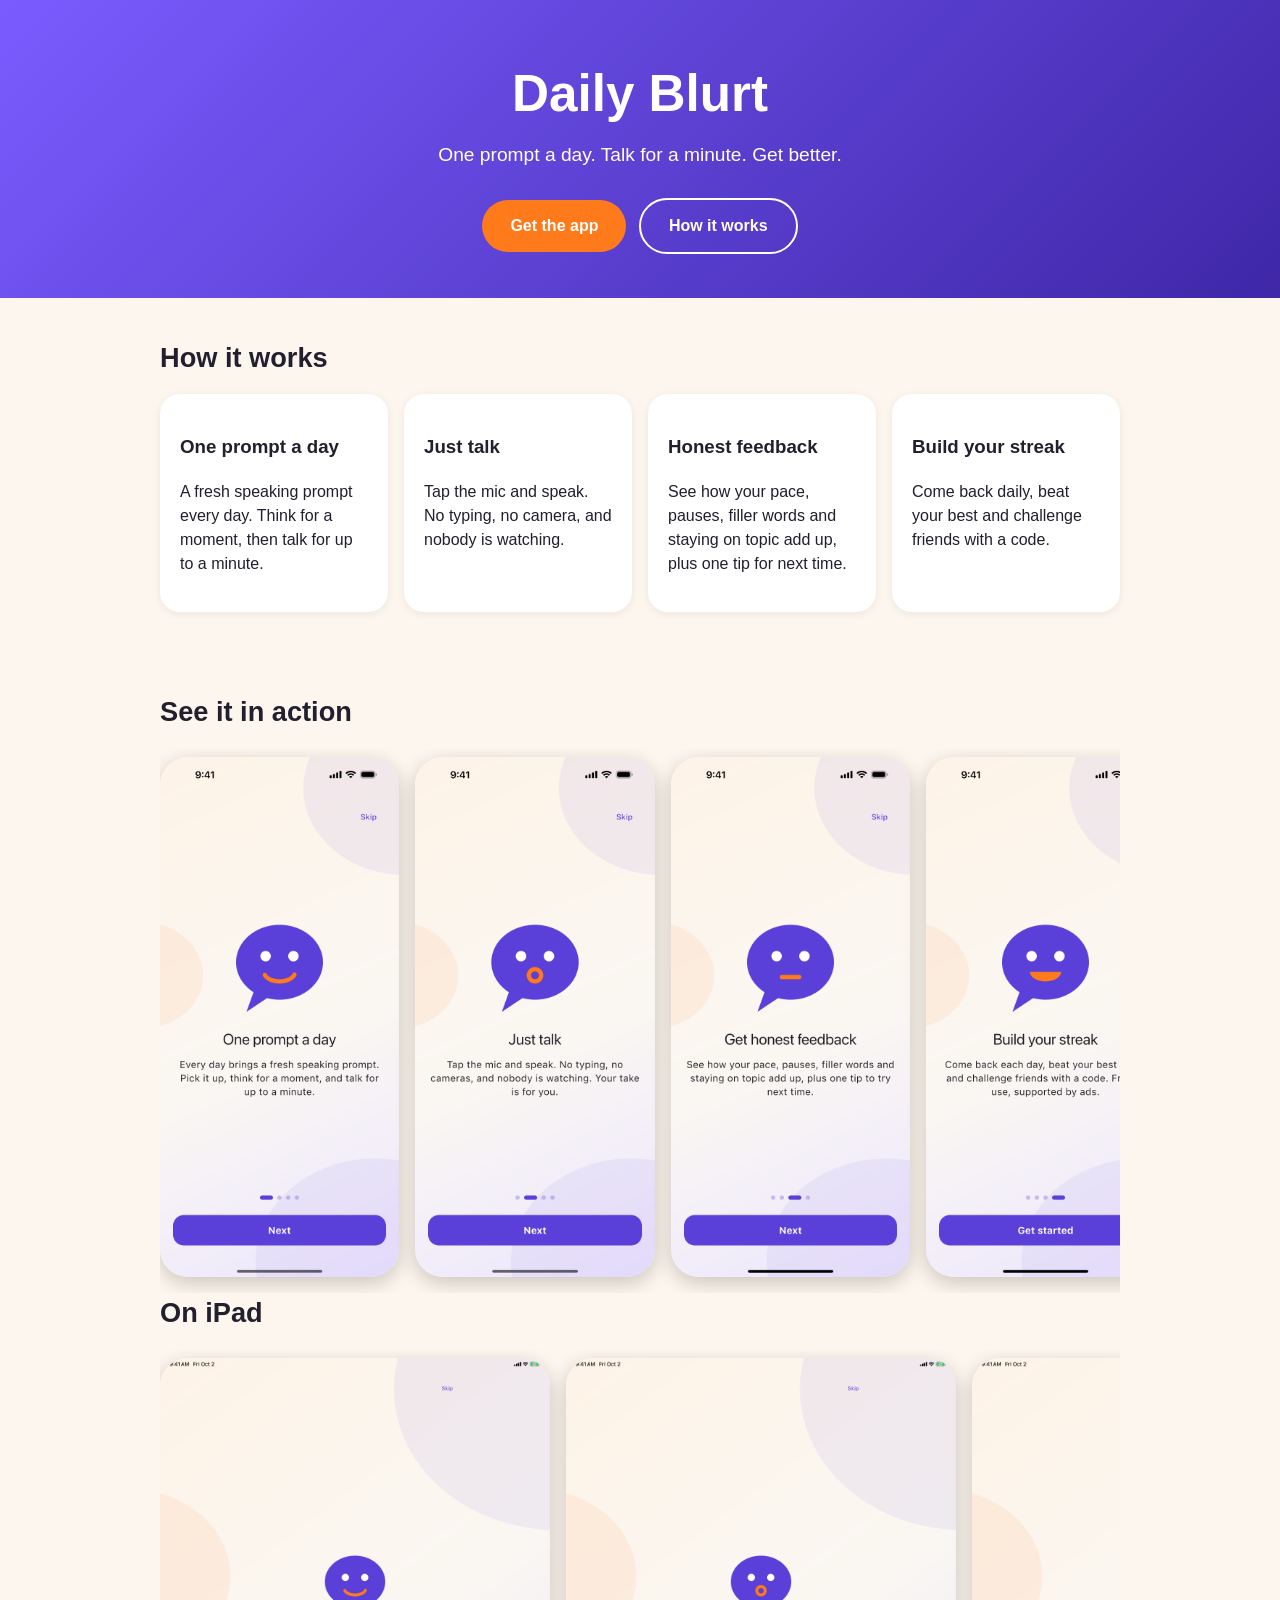
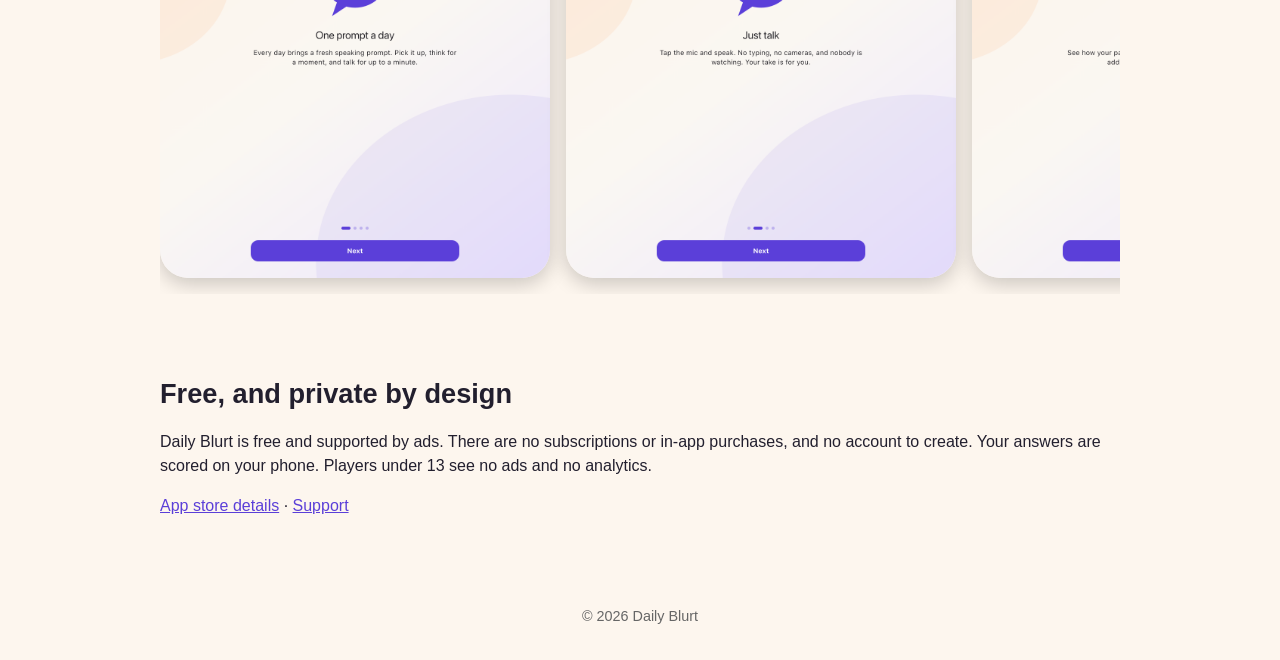
<file: index.html>
<!doctype html>
<html lang="en">
<head>
<meta charset="utf-8">
<meta name="viewport" content="width=device-width,initial-scale=1">
<title>Daily Blurt: a one-minute speaking challenge, every day</title>
<meta name="description" content="One prompt a day. Talk for a minute. Get honest feedback on pace, pauses and filler words, and build a streak. Free, supported by ads.">
<link rel="stylesheet" href="style.css">
</head>
<body>
<header class="hero"><div class="wrap">
  <h1>Daily Blurt</h1>
  <p>One prompt a day. Talk for a minute. Get better.</p>
  <a class="btn" href="store-details.html#download">Get the app</a>
  <a class="btn ghost" href="#how">How it works</a>
</div></header>

<section id="how"><div class="wrap">
  <h2>How it works</h2>
  <div class="features">
    <div><h3>One prompt a day</h3><p>A fresh speaking prompt every day. Think for a moment, then talk for up to a minute.</p></div>
    <div><h3>Just talk</h3><p>Tap the mic and speak. No typing, no camera, and nobody is watching.</p></div>
    <div><h3>Honest feedback</h3><p>See how your pace, pauses, filler words and staying on topic add up, plus one tip for next time.</p></div>
    <div><h3>Build your streak</h3><p>Come back daily, beat your best and challenge friends with a code.</p></div>
  </div>
</div></section>

<section><div class="wrap">
  <h2>See it in action</h2>
  <div class="shots">
    <img src="images/image1.png" alt="Intro card: one prompt a day" onerror="this.classList.add('missing')">
    <img src="images/image2.png" alt="Intro card: just talk" onerror="this.classList.add('missing')">
    <img src="images/image3.png" alt="Intro card: honest feedback" onerror="this.classList.add('missing')">
    <img src="images/image4.png" alt="Intro card: build your streak" onerror="this.classList.add('missing')">
    <img src="images/image5.png" alt="Welcome screen" onerror="this.classList.add('missing')">
    <img src="images/image6.png" alt="Today's prompt with a coach's hint" onerror="this.classList.add('missing')">
    <img src="images/image7.png" alt="Recording an answer" onerror="this.classList.add('missing')">
    <img src="images/image8.png" alt="Your score and feedback" onerror="this.classList.add('missing')">
    <img src="images/image9.png" alt="Home screen with today's prompt" onerror="this.classList.add('missing')">
    <img src="images/image10.png" alt="History of your takes" onerror="this.classList.add('missing')">
  </div>
  <h2>On iPad</h2>
  <div class="shots">
    <img src="ipad/ipad1.png" alt="Daily Blurt on iPad, screen 1" onerror="this.classList.add('missing')">
    <img src="ipad/ipad2.png" alt="Daily Blurt on iPad, screen 2" onerror="this.classList.add('missing')">
    <img src="ipad/ipad3.png" alt="Daily Blurt on iPad, screen 3" onerror="this.classList.add('missing')">
    <img src="ipad/ipad4.png" alt="Daily Blurt on iPad, screen 4" onerror="this.classList.add('missing')">
    <img src="ipad/ipad5.png" alt="Daily Blurt on iPad, screen 5" onerror="this.classList.add('missing')">
    <img src="ipad/ipad6.png" alt="Daily Blurt on iPad, screen 6" onerror="this.classList.add('missing')">
    <img src="ipad/ipad7.png" alt="Daily Blurt on iPad, screen 7" onerror="this.classList.add('missing')">
    <img src="ipad/ipad8.png" alt="Daily Blurt on iPad, screen 8" onerror="this.classList.add('missing')">
    <img src="ipad/ipad9.png" alt="Daily Blurt on iPad, screen 9" onerror="this.classList.add('missing')">
    <img src="ipad/ipad10.png" alt="Daily Blurt on iPad, screen 10" onerror="this.classList.add('missing')">
  </div>
</div></section>

<section><div class="wrap">
  <h2>Free, and private by design</h2>
  <p>Daily Blurt is free and supported by ads. There are no subscriptions or in-app purchases, and no account to create. Your answers are scored on your phone. Players under 13 see no ads and no analytics.</p>
  <p><a href="store-details.html">App store details</a> · <a href="mailto:support@dailyblurt.app">Support</a></p>
</div></section>
<footer><div class="wrap">&copy; 2026 Daily Blurt</div></footer>
</body>
</html>
</file>
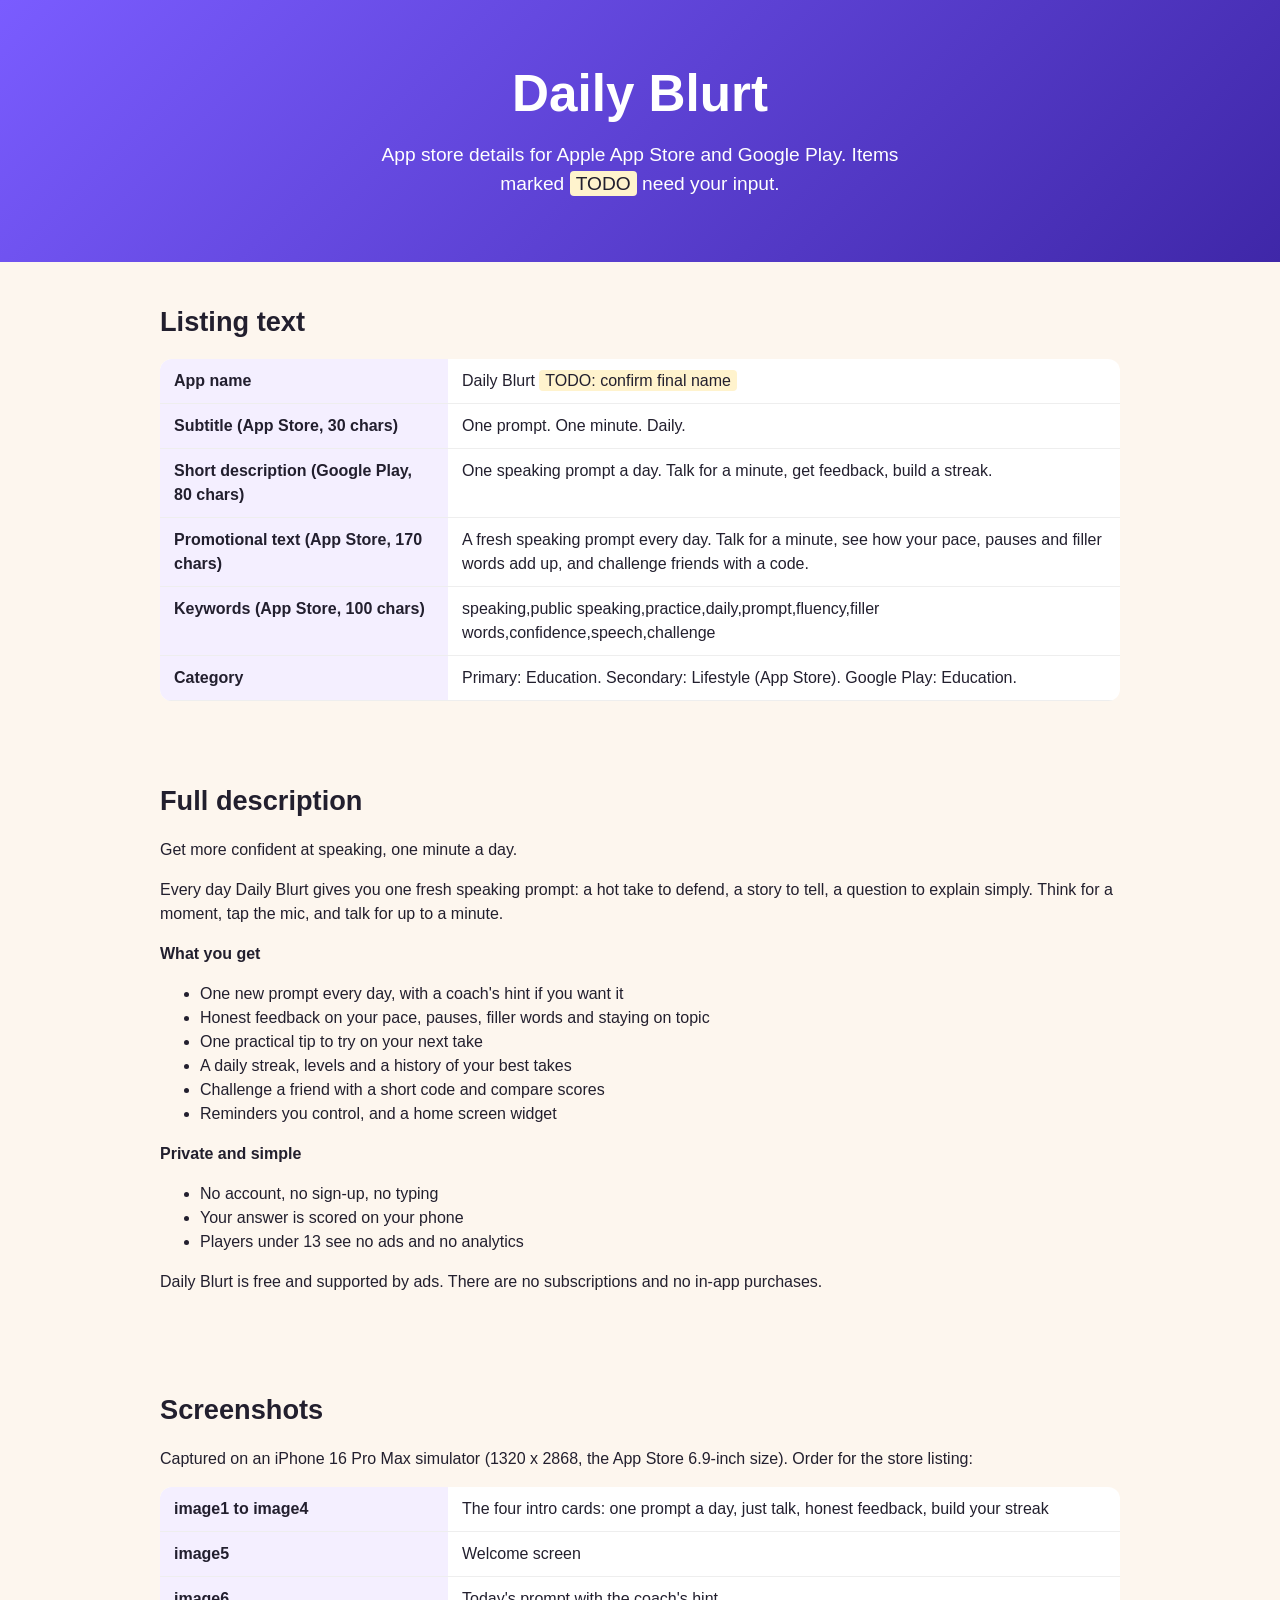
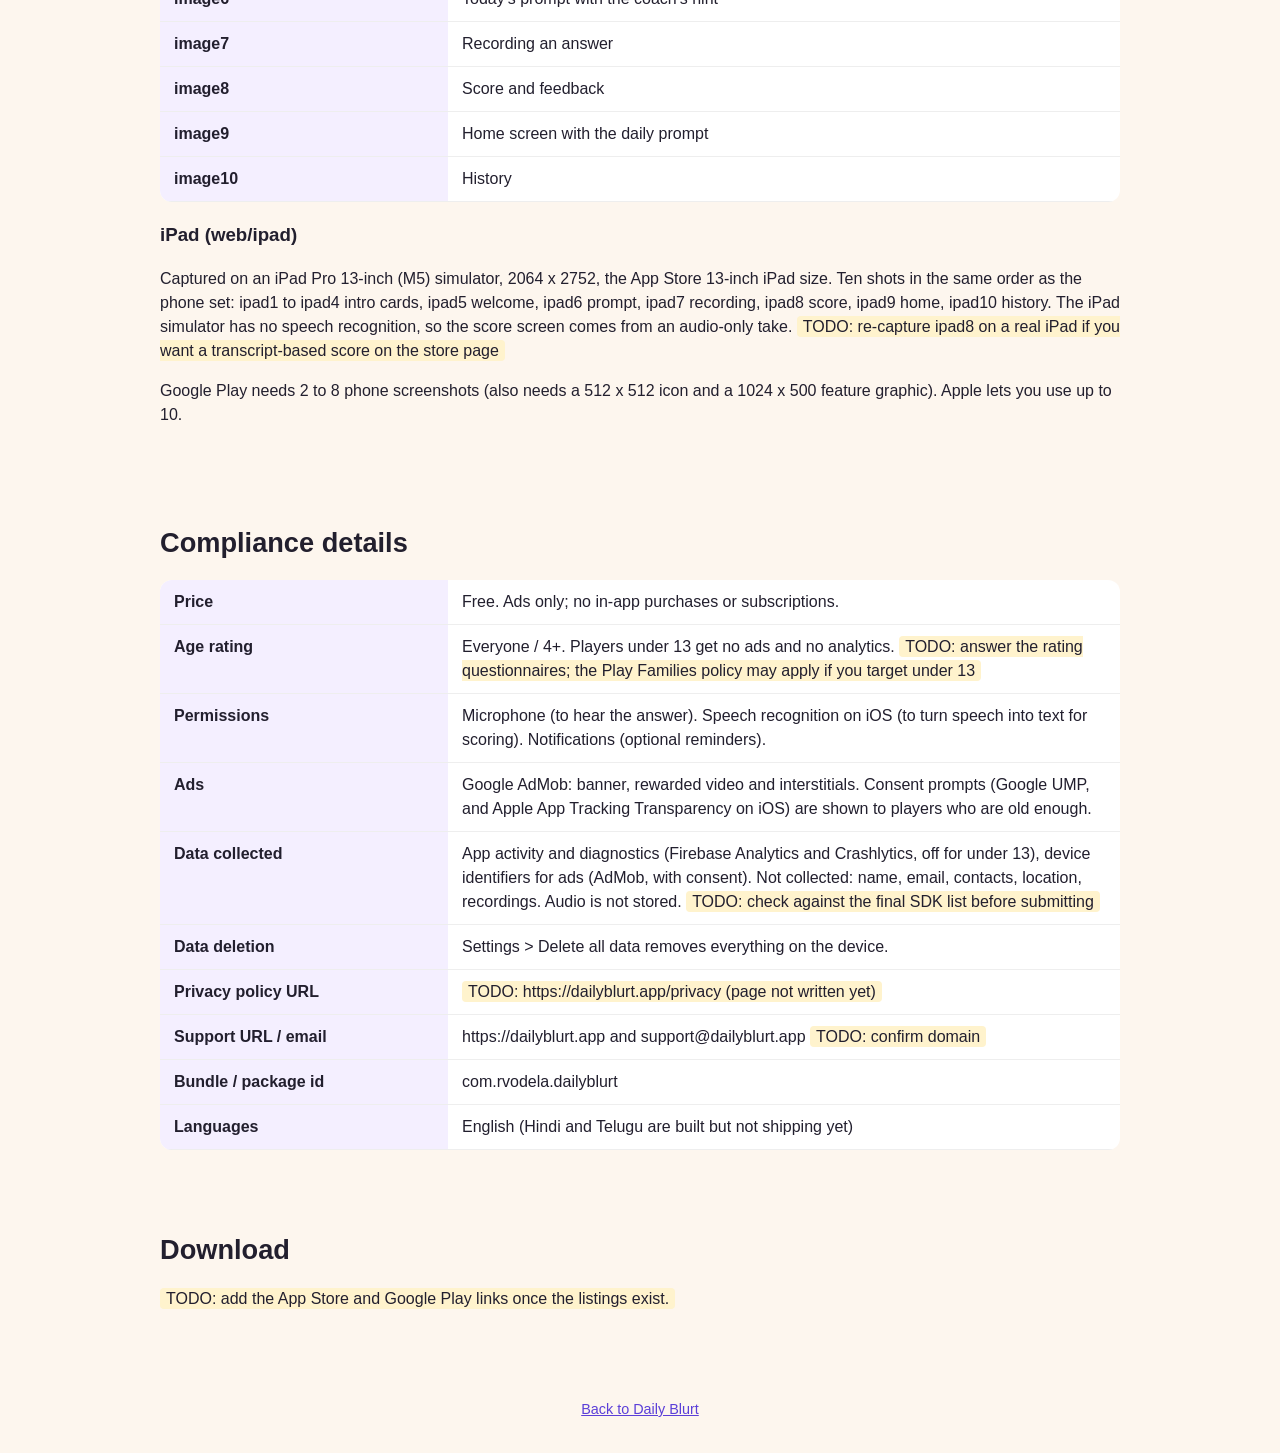
<file: store-details.html>
<!doctype html>
<html lang="en">
<head>
<meta charset="utf-8">
<meta name="viewport" content="width=device-width,initial-scale=1">
<title>Daily Blurt: app store details</title>
<link rel="stylesheet" href="style.css">
</head>
<body>
<header class="hero"><div class="wrap">
  <h1>Daily Blurt</h1>
  <p>App store details for Apple App Store and Google Play. Items marked <span class="todo" style="color:#221f2e">TODO</span> need your input.</p>
</div></header>

<section><div class="wrap">
  <h2>Listing text</h2>
  <table>
    <tr><th>App name</th><td>Daily Blurt <span class="todo">TODO: confirm final name</span></td></tr>
    <tr><th>Subtitle (App Store, 30 chars)</th><td>One prompt. One minute. Daily.</td></tr>
    <tr><th>Short description (Google Play, 80 chars)</th><td>One speaking prompt a day. Talk for a minute, get feedback, build a streak.</td></tr>
    <tr><th>Promotional text (App Store, 170 chars)</th><td>A fresh speaking prompt every day. Talk for a minute, see how your pace, pauses and filler words add up, and challenge friends with a code.</td></tr>
    <tr><th>Keywords (App Store, 100 chars)</th><td>speaking,public speaking,practice,daily,prompt,fluency,filler words,confidence,speech,challenge</td></tr>
    <tr><th>Category</th><td>Primary: Education. Secondary: Lifestyle (App Store). Google Play: Education.</td></tr>
  </table>
</div></section>

<section><div class="wrap">
  <h2>Full description</h2>
  <p>Get more confident at speaking, one minute a day.</p>
  <p>Every day Daily Blurt gives you one fresh speaking prompt: a hot take to defend, a story to tell, a question to explain simply. Think for a moment, tap the mic, and talk for up to a minute.</p>
  <p><strong>What you get</strong></p>
  <ul>
    <li>One new prompt every day, with a coach's hint if you want it</li>
    <li>Honest feedback on your pace, pauses, filler words and staying on topic</li>
    <li>One practical tip to try on your next take</li>
    <li>A daily streak, levels and a history of your best takes</li>
    <li>Challenge a friend with a short code and compare scores</li>
    <li>Reminders you control, and a home screen widget</li>
  </ul>
  <p><strong>Private and simple</strong></p>
  <ul>
    <li>No account, no sign-up, no typing</li>
    <li>Your answer is scored on your phone</li>
    <li>Players under 13 see no ads and no analytics</li>
  </ul>
  <p>Daily Blurt is free and supported by ads. There are no subscriptions and no in-app purchases.</p>
</div></section>

<section><div class="wrap">
  <h2>Screenshots</h2>
  <p>Captured on an iPhone 16 Pro Max simulator (1320 x 2868, the App Store 6.9-inch size). Order for the store listing:</p>
  <table>
    <tr><th>image1 to image4</th><td>The four intro cards: one prompt a day, just talk, honest feedback, build your streak</td></tr>
    <tr><th>image5</th><td>Welcome screen</td></tr>
    <tr><th>image6</th><td>Today's prompt with the coach's hint</td></tr>
    <tr><th>image7</th><td>Recording an answer</td></tr>
    <tr><th>image8</th><td>Score and feedback</td></tr>
    <tr><th>image9</th><td>Home screen with the daily prompt</td></tr>
    <tr><th>image10</th><td>History</td></tr>
  </table>
  <h3>iPad (web/ipad)</h3>
  <p>Captured on an iPad Pro 13-inch (M5) simulator, 2064 x 2752, the App Store 13-inch iPad size. Ten shots in the same order as the phone set: ipad1 to ipad4 intro cards, ipad5 welcome, ipad6 prompt, ipad7 recording, ipad8 score, ipad9 home, ipad10 history. The iPad simulator has no speech recognition, so the score screen comes from an audio-only take. <span class="todo">TODO: re-capture ipad8 on a real iPad if you want a transcript-based score on the store page</span></p>
  <p>Google Play needs 2 to 8 phone screenshots (also needs a 512 x 512 icon and a 1024 x 500 feature graphic). Apple lets you use up to 10.</p>
</div></section>

<section><div class="wrap">
  <h2>Compliance details</h2>
  <table>
    <tr><th>Price</th><td>Free. Ads only; no in-app purchases or subscriptions.</td></tr>
    <tr><th>Age rating</th><td>Everyone / 4+. Players under 13 get no ads and no analytics. <span class="todo">TODO: answer the rating questionnaires; the Play Families policy may apply if you target under 13</span></td></tr>
    <tr><th>Permissions</th><td>Microphone (to hear the answer). Speech recognition on iOS (to turn speech into text for scoring). Notifications (optional reminders).</td></tr>
    <tr><th>Ads</th><td>Google AdMob: banner, rewarded video and interstitials. Consent prompts (Google UMP, and Apple App Tracking Transparency on iOS) are shown to players who are old enough.</td></tr>
    <tr><th>Data collected</th><td>App activity and diagnostics (Firebase Analytics and Crashlytics, off for under 13), device identifiers for ads (AdMob, with consent). Not collected: name, email, contacts, location, recordings. Audio is not stored. <span class="todo">TODO: check against the final SDK list before submitting</span></td></tr>
    <tr><th>Data deletion</th><td>Settings &gt; Delete all data removes everything on the device.</td></tr>
    <tr><th>Privacy policy URL</th><td><span class="todo">TODO: https://dailyblurt.app/privacy (page not written yet)</span></td></tr>
    <tr><th>Support URL / email</th><td>https://dailyblurt.app and support@dailyblurt.app <span class="todo">TODO: confirm domain</span></td></tr>
    <tr><th>Bundle / package id</th><td>com.rvodela.dailyblurt</td></tr>
    <tr><th>Languages</th><td>English (Hindi and Telugu are built but not shipping yet)</td></tr>
  </table>
</div></section>

<section id="download"><div class="wrap">
  <h2>Download</h2>
  <p><span class="todo">TODO: add the App Store and Google Play links once the listings exist.</span></p>
</div></section>
<footer><div class="wrap"><a href="index.html">Back to Daily Blurt</a></div></footer>
</body>
</html>
</file>
<file: style.css>
:root{--purple:#5b3fd8;--orange:#ff7a1a;--ink:#221f2e;--bg:#fdf6ee;--card:#fff}
*{box-sizing:border-box}
body{margin:0;font-family:-apple-system,BlinkMacSystemFont,"Segoe UI",Roboto,sans-serif;color:var(--ink);background:var(--bg);line-height:1.5}
a{color:var(--purple)}
.wrap{max-width:1000px;margin:0 auto;padding:0 20px}
header.hero{background:linear-gradient(135deg,#7a5cff,#3f27a8);color:#fff;padding:56px 0 40px;text-align:center}
header.hero h1{font-size:clamp(2rem,6vw,3.2rem);margin:0 0 8px}
header.hero p{font-size:1.2rem;margin:0 auto 24px;max-width:560px}
.btn{display:inline-block;background:var(--orange);color:#fff;text-decoration:none;font-weight:700;padding:14px 28px;border-radius:999px;margin:4px}
.btn.ghost{background:transparent;border:2px solid #fff}
section{padding:40px 0}
h2{font-size:1.7rem;margin:0 0 16px}
.features{display:grid;grid-template-columns:repeat(auto-fit,minmax(220px,1fr));gap:16px}
.features div{background:var(--card);border-radius:20px;padding:20px;box-shadow:0 2px 10px #0001}
.shots{display:flex;gap:16px;overflow-x:auto;padding:8px 0 16px;scroll-snap-type:x mandatory}
.shots img{height:520px;width:auto;border-radius:28px;box-shadow:0 6px 20px #0003;scroll-snap-align:start;flex:none}
.shots img.missing{display:none}
table{border-collapse:collapse;width:100%;background:var(--card);border-radius:12px;overflow:hidden}
th,td{text-align:left;padding:10px 14px;border-bottom:1px solid #eee;vertical-align:top}
th{width:30%;background:#f4efff}
.todo{background:#fff3cd;padding:2px 6px;border-radius:4px}
footer{padding:32px 0;text-align:center;color:#666;font-size:.9rem}
</file>
